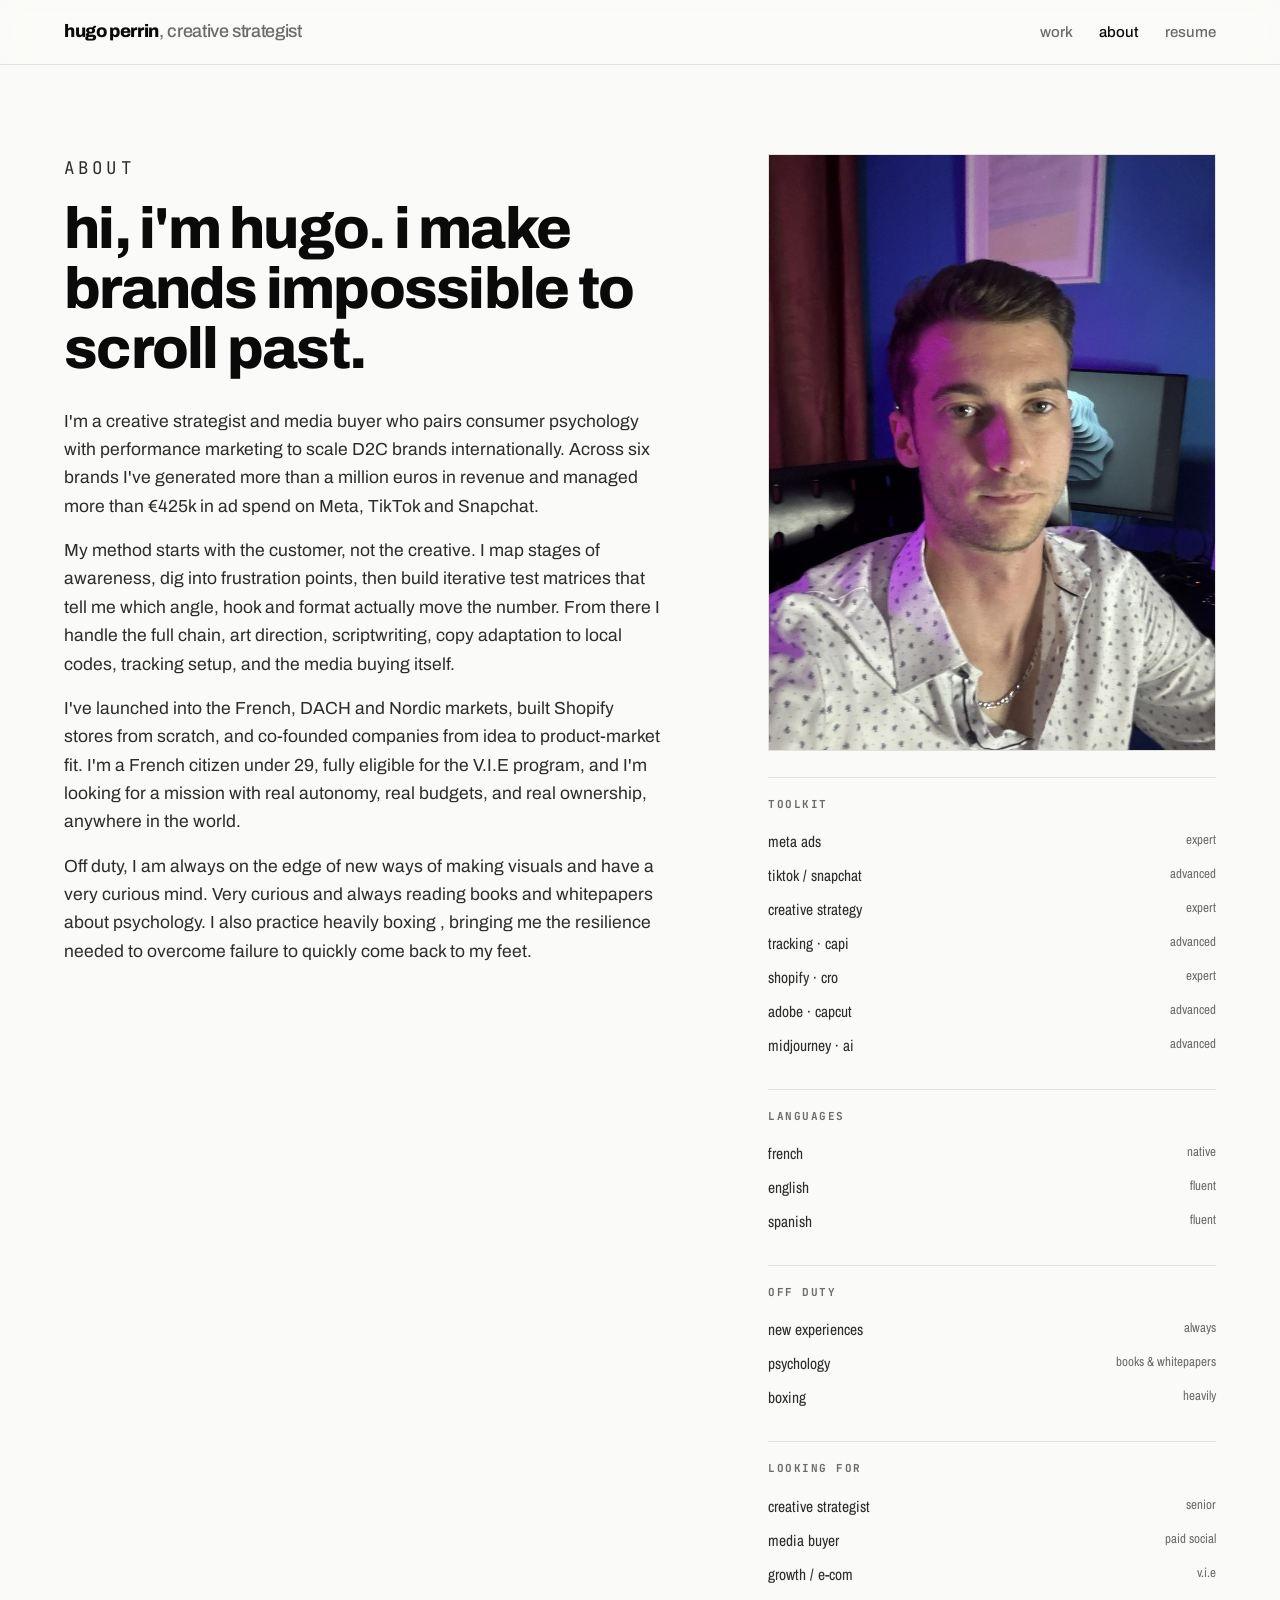
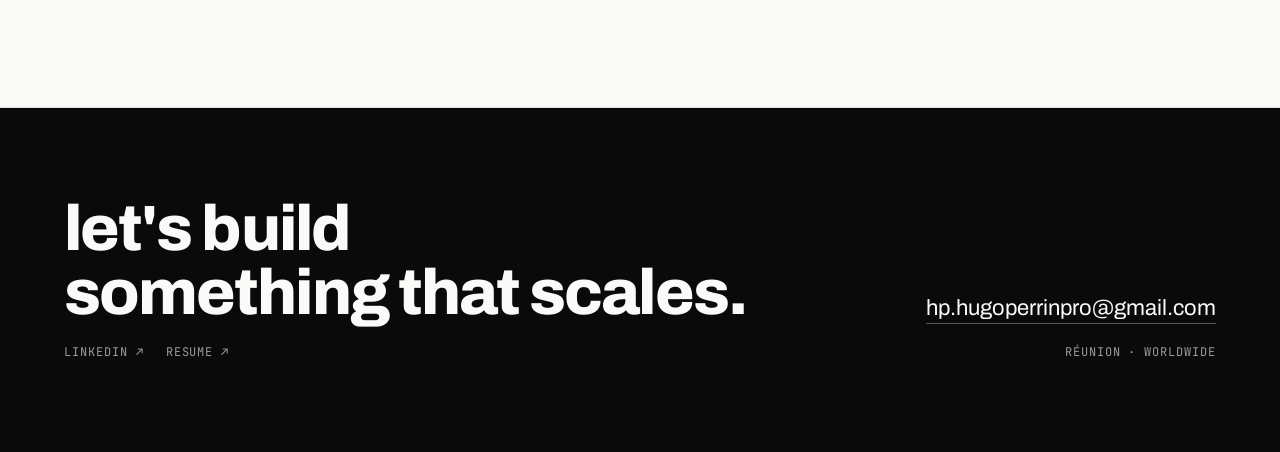
<file: about.html>
<!DOCTYPE html>
<html lang="en">
<head>
<meta charset="UTF-8"/>
<meta name="viewport" content="width=device-width, initial-scale=1"/>
<title>about — hugo perrin</title>
<meta name="description" content="About Hugo Perrin, creative strategist and media buyer."/>
<link rel="preconnect" href="https://fonts.googleapis.com"/>
<link rel="preconnect" href="https://fonts.gstatic.com" crossorigin/>
<link href="https://fonts.googleapis.com/css2?family=Archivo:wght@400;500;600;700;800;900&family=Archivo+Narrow:wght@400;500;600;700&family=JetBrains+Mono:wght@400;500&display=swap" rel="stylesheet"/>
<link rel="stylesheet" href="styles.css"/>
</head>
<body>
<header>
  <nav>
    <a class="brand" href="index.html">hugo perrin<span>, creative strategist</span></a>
    <div class="navlinks">
      <a href="index.html">work</a>
      <a href="about.html" class="active">about</a>
      <a href="resume.pdf" download>resume</a>
    </div>
  </nav>
</header>
<main>
<section class="view active">

    <div class="about">
      <div>
        <p class="eyebrow reveal">about</p>
        <h1 class="reveal">hi, i'm hugo. i make brands impossible to scroll past.</h1>
        <p class="reveal">I'm a creative strategist and media buyer who pairs consumer psychology with performance marketing to scale D2C brands internationally. Across six brands I've generated more than a million euros in revenue and managed more than €425k in ad spend on Meta, TikTok and Snapchat.</p>
        <p class="reveal">My method starts with the customer, not the creative. I map stages of awareness, dig into frustration points, then build iterative test matrices that tell me which angle, hook and format actually move the number. From there I handle the full chain, art direction, scriptwriting, copy adaptation to local codes, tracking setup, and the media buying itself.</p>
        <p class="reveal">I've launched into the French, DACH and Nordic markets, built Shopify stores from scratch, and co-founded companies from idea to product-market fit. I'm a French citizen under 29, fully eligible for the V.I.E program, and I'm looking for a mission with real autonomy, real budgets, and real ownership, anywhere in the world.</p>
        <p class="reveal">Off duty, I am always on the edge of new ways of making visuals and have a very curious mind.  Very curious and always reading books and whitepapers about psychology. I also practice heavily boxing , bringing me the resilience needed to overcome failure to quickly come back to my feet.</p>
      </div>
      <aside class="side reveal">
        <div class="portrait"><img src="images/portrait.jpg" alt="Hugo Perrin" onerror="this.replaceWith(window.__phEl('replace with photo','portrait.jpg',false))"></div>
        <h4>toolkit</h4>
        <ul>
          <li>meta ads <span>expert</span></li>
          <li>tiktok / snapchat <span>advanced</span></li>
          <li>creative strategy <span>expert</span></li>
          <li>tracking · capi <span>advanced</span></li>
          <li>shopify · cro <span>expert</span></li>
          <li>adobe · capcut <span>advanced</span></li>
          <li>midjourney · ai <span>advanced</span></li>
        </ul>
        <h4>languages</h4>
        <ul>
          <li>french <span>native</span></li>
          <li>english <span>fluent</span></li>
          <li>spanish <span>fluent</span></li>
        </ul>
        <h4>off duty</h4>
        <ul>
          <li>new experiences <span>always</span></li>
          <li>psychology <span>books & whitepapers</span></li>
          <li>boxing <span>heavily</span></li>
        </ul>
        <h4>looking for</h4>
        <ul>
          <li>creative strategist <span>senior</span></li>
          <li>media buyer <span>paid social</span></li>
          <li>growth / e-com <span>v.i.e</span></li>
        </ul>
      </aside>
    </div>
</section>
</main>
<footer>
  <div class="foot">
    <div>
      <h3>let's build<br/>something that scales.</h3>
      <div class="fl">
        <a href="https://www.linkedin.com" target="_blank" rel="noopener">linkedin ↗</a>
        <a href="resume.pdf" download>resume ↗</a>
      </div>
    </div>
    <div class="col2">
      <a class="mail" href="mailto:hp.hugoperrinpro@gmail.com">hp.hugoperrinpro@gmail.com</a>
      <div class="fl" style="justify-content:flex-end"><span>réunion · worldwide</span></div>
    </div>
  </div>
</footer>
<script src="script.js"></script>
</body>
</html>
</file>
<file: styles.css>
:root{
    --ink:#0a0a0a;
    --paper:#fafaf8;
    --white:#ffffff;
    --grey:#6b6b6b;
    --line:#e3e1da;
    --stone:#eceae3;
    --maxw:1280px;
    --pad:clamp(20px,5vw,72px);
  }
  *{box-sizing:border-box;margin:0;padding:0}
  html{scroll-behavior:smooth;-webkit-text-size-adjust:100%}
  body{
    background:var(--paper);
    color:var(--ink);
    font-family:'Archivo',system-ui,sans-serif;
    font-size:17px;
    line-height:1.55;
    -webkit-font-smoothing:antialiased;
    overflow-x:hidden;
  }
  a{color:inherit;text-decoration:none}
  img{display:block;max-width:100%}
  ::selection{background:var(--ink);color:var(--paper)}

  /* ---------- nav ---------- */
  header{
    position:sticky;top:0;z-index:50;
    background:rgba(250,250,248,.82);
    backdrop-filter:saturate(180%) blur(12px);
    border-bottom:1px solid var(--line);
  }
  nav{
    max-width:var(--maxw);margin:0 auto;
    padding:18px var(--pad);
    display:flex;align-items:baseline;justify-content:space-between;gap:24px;
  }
  .brand{
    font-weight:800;font-size:18px;letter-spacing:-.02em;text-transform:lowercase;
  }
  .brand span{color:var(--grey);font-weight:500}
  .navlinks{display:flex;gap:26px;font-size:15px;text-transform:lowercase;font-weight:500}
  .navlinks a{position:relative;color:var(--grey);transition:color .2s}
  .navlinks a:hover,.navlinks a.active{color:var(--ink)}
  .navlinks a::after{
    content:"";position:absolute;left:0;bottom:-4px;height:1.5px;width:0;background:var(--ink);transition:width .25s ease;
  }
  .navlinks a:hover::after{width:100%}

  /* ---------- shell ---------- */
  main{max-width:var(--maxw);margin:0 auto;padding:0 var(--pad)}
  .view{display:none;animation:fade .5s ease}
  .view.active{display:block}
  @keyframes fade{from{opacity:0;transform:translateY(8px)}to{opacity:1;transform:none}}

  .eyebrow{
    font-family:'JetBrains Mono',monospace;font-size:12px;letter-spacing:.18em;
    text-transform:uppercase;color:var(--grey);
  }

  /* ---------- home hero ---------- */
  .hero{padding:clamp(56px,11vw,140px) 0 clamp(40px,7vw,90px)}
  .hero h1{
    font-size:clamp(38px,7.4vw,104px);
    line-height:.98;letter-spacing:-.035em;font-weight:800;
    text-transform:lowercase;max-width:18ch;
  }
  .hero h1 em{font-style:normal;color:var(--grey)}
  .hero .sub{
    margin-top:clamp(24px,3vw,40px);max-width:54ch;
    font-size:clamp(17px,1.9vw,22px);color:#2c2c2c;line-height:1.5;font-weight:400;
  }
  .hero .meta{
    margin-top:34px;display:flex;flex-wrap:wrap;gap:10px 26px;
    font-family:'JetBrains Mono',monospace;font-size:12.5px;letter-spacing:.04em;color:var(--grey);
    text-transform:uppercase;
  }
  .hero .meta b{color:var(--ink);font-weight:500}

  /* ---------- stat band ---------- */
  .band{
    border-top:1px solid var(--line);border-bottom:1px solid var(--line);
    display:grid;grid-template-columns:repeat(4,1fr);
    margin:0 0 clamp(48px,8vw,96px);
  }
  .band div{padding:26px 8px 28px;border-right:1px solid var(--line)}
  .band div:last-child{border-right:0}
  .band .n{font-size:clamp(26px,3.4vw,42px);font-weight:800;letter-spacing:-.03em;line-height:1}
  .band .l{margin-top:8px;font-family:'JetBrains Mono',monospace;font-size:11px;letter-spacing:.12em;text-transform:uppercase;color:var(--grey)}
  @media(max-width:720px){.band{grid-template-columns:repeat(2,1fr)}.band div:nth-child(2){border-right:0}}

  /* ---------- work grid ---------- */
  .work-head{display:flex;align-items:baseline;justify-content:space-between;margin-bottom:28px;gap:20px;flex-wrap:wrap}
  .work-head h2{font-size:clamp(22px,3vw,30px);font-weight:700;text-transform:lowercase;letter-spacing:-.02em}
  .grid{
    display:grid;grid-template-columns:repeat(2,1fr);gap:clamp(14px,1.6vw,22px);
    padding-bottom:clamp(60px,9vw,120px);
  }
  .tile{
    position:relative;border:1px solid var(--line);background:var(--white);
    padding:0;overflow:hidden;cursor:pointer;transition:transform .35s cubic-bezier(.2,.7,.2,1),background .35s,color .35s,border-color .35s;
    display:flex;flex-direction:column;min-height:300px;
  }
  .tile:hover{background:var(--ink);color:var(--paper);transform:translateY(-4px);border-color:var(--ink)}
  .tile .thumb{
    aspect-ratio:16/10;width:100%;background:var(--stone);
    display:flex;align-items:center;justify-content:center;position:relative;overflow:hidden;
    border-bottom:1px solid var(--line);transition:border-color .35s;
  }
  .tile:hover .thumb{border-color:#222}
  .tile .thumb .ph{
    font-family:'JetBrains Mono',monospace;font-size:11px;letter-spacing:.1em;color:#9a978d;text-transform:uppercase;text-align:center;padding:14px;
  }
  .tile .thumb img{width:100%;height:100%;object-fit:cover}
  .tile .body{padding:20px 22px 24px;display:flex;flex-direction:column;gap:8px;flex:1}
  .tile .num{font-family:'JetBrains Mono',monospace;font-size:11px;letter-spacing:.1em;color:var(--grey);transition:color .35s}
  .tile:hover .num{color:#9a9a9a}
  .tile h3{font-size:clamp(20px,2.4vw,27px);font-weight:700;letter-spacing:-.02em;text-transform:lowercase;line-height:1.05}
  .tile p{font-size:14.5px;color:var(--grey);transition:color .35s;line-height:1.45}
  .tile:hover p{color:#bdbdbd}
  .tile .tags{margin-top:auto;display:flex;flex-wrap:wrap;gap:6px;padding-top:14px}
  .tile .tags span{
    font-family:'JetBrains Mono',monospace;font-size:10px;letter-spacing:.06em;text-transform:uppercase;
    border:1px solid var(--line);padding:4px 9px;color:var(--grey);transition:border-color .35s,color .35s;
  }
  .tile:hover .tags span{border-color:#3a3a3a;color:#cfcfcf}
  .tile .arrow{position:absolute;top:16px;right:18px;font-size:18px;opacity:0;transform:translate(-4px,4px);transition:.3s}
  .tile:hover .arrow{opacity:1;transform:none}
  @media(max-width:680px){.grid{grid-template-columns:1fr}}

  /* ---------- case study ---------- */
  .case{padding-top:clamp(28px,5vw,56px)}
  .back{font-family:'JetBrains Mono',monospace;font-size:12px;letter-spacing:.08em;text-transform:uppercase;color:var(--grey);display:inline-flex;gap:8px;align-items:center;margin-bottom:clamp(28px,4vw,48px)}
  .back:hover{color:var(--ink)}
  .case-tag{font-family:'JetBrains Mono',monospace;font-size:12px;letter-spacing:.16em;text-transform:uppercase;color:var(--grey)}
  .case h1{
    font-size:clamp(32px,5.6vw,72px);line-height:1.02;letter-spacing:-.03em;font-weight:800;
    text-transform:lowercase;margin:14px 0 0;max-width:20ch;
  }
  .case .lede{margin-top:24px;max-width:60ch;font-size:clamp(18px,2.1vw,23px);color:#2c2c2c;line-height:1.5}
  .plink{
    display:inline-block;font-weight:600;font-size:16px;text-transform:lowercase;letter-spacing:-.01em;
    border-bottom:1.5px solid var(--ink);padding-bottom:2px;transition:opacity .2s;
  }
  .plink:hover{opacity:.55}

  .case-hero{
    margin:clamp(36px,5vw,64px) 0;aspect-ratio:16/8;width:100%;
    background:var(--stone);border:1px solid var(--line);
    display:flex;align-items:center;justify-content:center;overflow:hidden;
  }
  .case-hero img{width:100%;height:100%;object-fit:cover}

  .facts{
    display:grid;grid-template-columns:1fr 1fr;gap:0;
    border-top:1px solid var(--ink);border-bottom:1px solid var(--ink);
    margin-bottom:clamp(40px,6vw,72px);
  }
  .facts .col{padding:28px 0}
  .facts .col:first-child{border-right:1px solid var(--line);padding-right:32px}
  .facts .col:last-child{padding-left:32px}
  .facts h4{font-family:'JetBrains Mono',monospace;font-size:11px;letter-spacing:.14em;text-transform:uppercase;color:var(--grey);margin-bottom:14px}
  .facts ul{list-style:none;display:flex;flex-direction:column;gap:9px}
  .facts li{font-size:16px;font-weight:500;padding-left:18px;position:relative}
  .facts li::before{content:"·";position:absolute;left:0;color:var(--grey)}
  @media(max-width:640px){
    .facts{grid-template-columns:1fr}
    .facts .col:first-child{border-right:0;border-bottom:1px solid var(--line);padding-right:0}
    .facts .col:last-child{padding-left:0}
  }

  .block{margin-bottom:clamp(44px,6vw,80px);max-width:74ch}
  .block .eyebrow{display:block;margin-bottom:16px}
  .block h2{font-size:clamp(24px,3.2vw,38px);font-weight:700;letter-spacing:-.02em;text-transform:lowercase;line-height:1.08;margin-bottom:18px;max-width:22ch}
  .block p{font-size:17px;color:#2f2f2f;margin-bottom:15px;line-height:1.62}
  .block p:last-child{margin-bottom:0}

  .pull{
    font-size:clamp(24px,3.6vw,44px);font-weight:800;letter-spacing:-.025em;line-height:1.08;
    text-transform:lowercase;margin:clamp(36px,5vw,64px) 0;max-width:24ch;
  }
  .pull .hl{background:linear-gradient(transparent 62%, #e7e3d6 62%)}
  .pull .pnote{display:block;margin-top:16px;font-family:'JetBrains Mono',monospace;font-size:12px;font-weight:400;letter-spacing:.06em;color:var(--grey);text-transform:lowercase}

  .metrics{
    display:grid;grid-template-columns:repeat(3,1fr);gap:0;margin:clamp(36px,5vw,64px) 0;
    border-top:1px solid var(--line);border-bottom:1px solid var(--line);
  }
  .metrics div{padding:30px 6px;border-right:1px solid var(--line)}
  .metrics div:last-child{border-right:0}
  .metrics .n{font-size:clamp(28px,4vw,52px);font-weight:800;letter-spacing:-.03em;line-height:1}
  .metrics .l{margin-top:10px;font-family:'JetBrains Mono',monospace;font-size:11px;letter-spacing:.1em;text-transform:uppercase;color:var(--grey)}
  @media(max-width:640px){.metrics{grid-template-columns:1fr}.metrics div{border-right:0;border-bottom:1px solid var(--line)}.metrics div:last-child{border-bottom:0}}

  /* media gallery */
  .gallery{display:grid;gap:clamp(12px,1.4vw,18px);margin:clamp(32px,4vw,56px) 0}
  .g2{grid-template-columns:1fr 1fr}
  .g3{grid-template-columns:repeat(3,1fr)}
  @media(max-width:640px){.g2,.g3{grid-template-columns:1fr}}

  /* creative sliders */
  .slider{margin:clamp(28px,4vw,48px) 0}
  .shead{display:flex;align-items:center;justify-content:space-between;margin-bottom:14px;gap:16px}
  .snav{display:flex;gap:8px}
  .snav button{
    width:38px;height:38px;border:1px solid var(--ink);background:transparent;color:var(--ink);
    font-size:16px;cursor:pointer;transition:background .2s,color .2s;line-height:1;
  }
  .snav button:hover{background:var(--ink);color:var(--paper)}
  .strack{
    display:flex;gap:clamp(12px,1.4vw,18px);overflow-x:auto;
    scroll-snap-type:x mandatory;scrollbar-width:none;-ms-overflow-style:none;
    padding-bottom:4px;
  }
  .strack::-webkit-scrollbar{display:none}
  .strack .slot{flex:0 0 auto;scroll-snap-align:start;min-height:0}
  .strack .slot.vid{width:min(280px,72vw)}
  .strack .slot.sq{width:min(400px,80vw)}
  .strack .slot.r45{width:min(340px,76vw)}
  .strack .slot.wide{width:min(560px,86vw)}
  .slot{
    background:var(--stone);border:1px solid var(--line);position:relative;overflow:hidden;
    display:flex;align-items:center;justify-content:center;min-height:200px;
  }
  .slot.vid{aspect-ratio:9/16}
  .slot.sq{aspect-ratio:1/1}
  .slot.r45{aspect-ratio:4/5}
  .slot.wide{aspect-ratio:16/9}
  .slot img,.slot video{width:100%;height:100%;object-fit:cover}
  .slot .ph{text-align:center;padding:18px;font-family:'JetBrains Mono',monospace;font-size:11px;letter-spacing:.08em;color:#908d83;text-transform:uppercase;line-height:1.6}
  .slot .ph .tag{display:inline-block;margin-top:10px;border:1px solid #cfccc2;padding:4px 10px;color:#7d7a70;border-radius:0}
  .slot .ph .play{font-size:30px;display:block;margin-bottom:6px;color:#b7b4aa}

  .quote{
    border-left:2px solid var(--ink);padding:6px 0 6px 26px;margin:clamp(32px,4vw,56px) 0;max-width:60ch;
    font-size:clamp(19px,2.3vw,26px);font-weight:600;letter-spacing:-.01em;line-height:1.32;font-style:italic;
  }
  .quote cite{display:block;margin-top:14px;font-style:normal;font-size:13px;font-weight:500;color:var(--grey);font-family:'JetBrains Mono',monospace;letter-spacing:.06em;text-transform:uppercase}

  .casenav{
    display:flex;justify-content:space-between;gap:16px;border-top:1px solid var(--line);
    padding:clamp(32px,4vw,52px) 0 clamp(56px,8vw,96px);margin-top:clamp(24px,4vw,48px);
  }
  .casenav a{font-weight:600;text-transform:lowercase;letter-spacing:-.01em;font-size:clamp(18px,2.4vw,26px);color:var(--grey);transition:color .2s}
  .casenav a:hover{color:var(--ink)}
  .casenav .lbl{display:block;font-family:'JetBrains Mono',monospace;font-size:10px;letter-spacing:.12em;text-transform:uppercase;color:var(--grey);margin-bottom:6px}
  .casenav a:last-child{text-align:right}

  /* ---------- about ---------- */
  .about{padding:clamp(40px,7vw,90px) 0 clamp(60px,9vw,120px);display:grid;grid-template-columns:1.4fr 1fr;gap:clamp(32px,6vw,80px)}
  @media(max-width:820px){.about{grid-template-columns:1fr}}
  .about h1{font-size:clamp(30px,5vw,58px);line-height:1.04;letter-spacing:-.03em;font-weight:800;text-transform:lowercase;margin-bottom:28px}
  .about p{font-size:17.5px;color:#2c2c2c;margin-bottom:16px;line-height:1.62;max-width:60ch}
  .about .side{font-family:'Archivo Narrow',sans-serif}
  .about .side h4{font-family:'JetBrains Mono',monospace;font-size:11px;letter-spacing:.14em;text-transform:uppercase;color:var(--grey);margin:26px 0 12px;border-top:1px solid var(--line);padding-top:18px}
  .about .side ul{list-style:none}
  .about .side li{font-size:15.5px;padding:5px 0;color:#2c2c2c;display:flex;justify-content:space-between;gap:12px}
  .about .side li span{color:var(--grey);font-size:13px}
  .portrait{aspect-ratio:4/5;background:var(--stone);border:1px solid var(--line);margin-bottom:20px;display:flex;align-items:center;justify-content:center}
  .portrait .ph{font-family:'JetBrains Mono',monospace;font-size:11px;letter-spacing:.08em;color:#908d83;text-transform:uppercase;text-align:center;padding:18px}

  /* ---------- footer ---------- */
  footer{border-top:1px solid var(--line);background:var(--ink);color:var(--paper)}
  .foot{max-width:var(--maxw);margin:0 auto;padding:clamp(48px,7vw,90px) var(--pad);display:flex;justify-content:space-between;align-items:flex-end;gap:30px;flex-wrap:wrap}
  .foot h3{font-size:clamp(30px,5vw,64px);font-weight:800;letter-spacing:-.03em;text-transform:lowercase;line-height:1}
  .foot a.mail{font-size:clamp(16px,2vw,22px);border-bottom:1px solid #555;padding-bottom:3px}
  .foot a.mail:hover{border-color:var(--paper)}
  .foot .fl{display:flex;gap:22px;font-family:'JetBrains Mono',monospace;font-size:12px;letter-spacing:.08em;text-transform:uppercase;color:#9a9a9a;margin-top:18px}
  .foot .fl a:hover{color:var(--paper)}
  .foot .col2{text-align:right}
  @media(max-width:600px){.foot .col2{text-align:left}}

  /* reveal */
  .reveal{opacity:0;transform:translateY(18px);transition:opacity .7s ease,transform .7s cubic-bezier(.2,.7,.2,1)}
  .reveal.in{opacity:1;transform:none}
  @media(prefers-reduced-motion:reduce){*{animation:none!important;transition:none!important}.reveal{opacity:1;transform:none}}
  :focus-visible{outline:2px solid var(--ink);outline-offset:3px}
</file>
